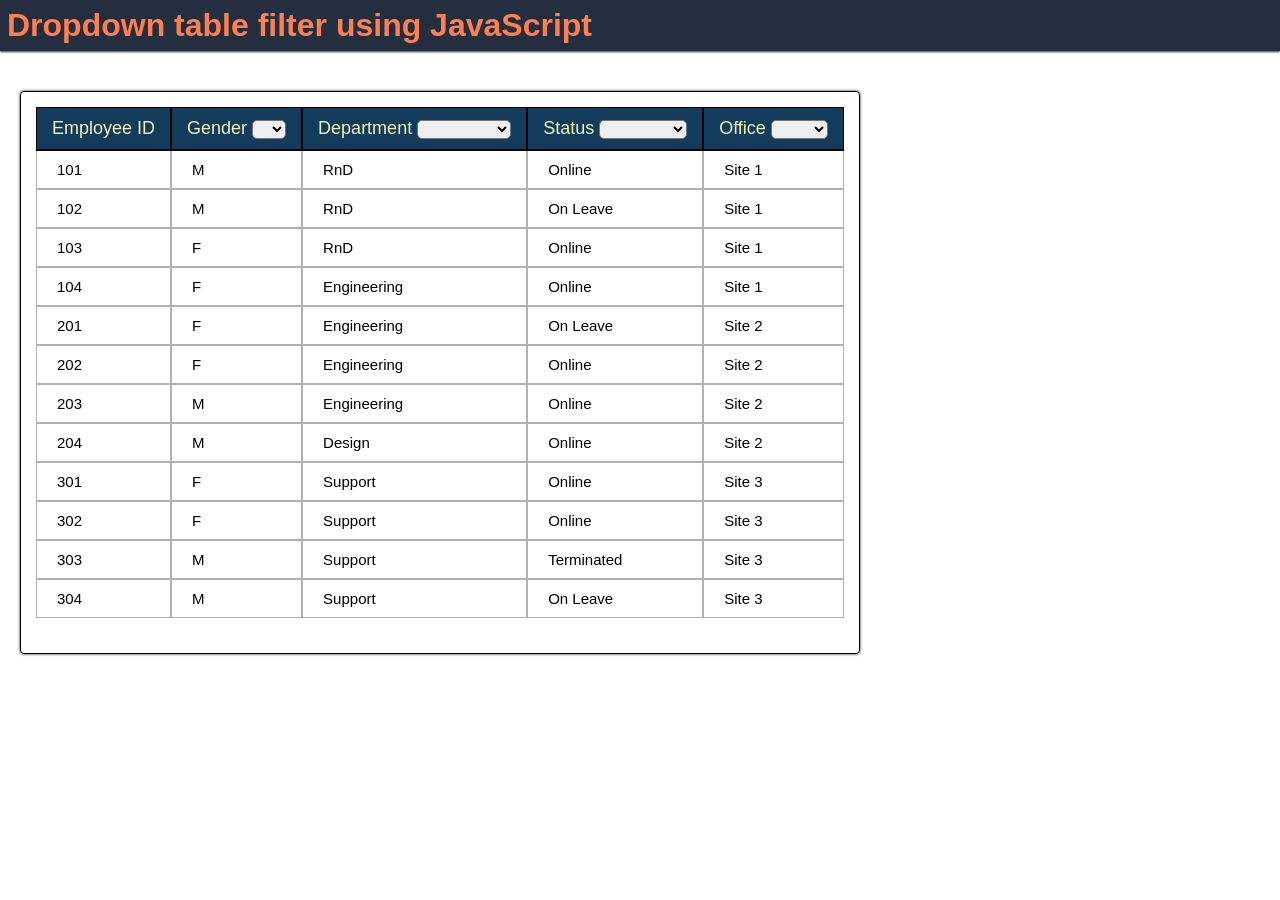
<file: base.html>
<!DOCTYPE html>
<html lang="en">

<head>
    <meta charset="UTF-8">
    <meta http-equiv="X-UA-Compatible" content="IE=edge">
    <meta name="viewport" content="width=device-width, initial-scale=1.0">

    <link rel="stylesheet" href="./css_final.css">
    
    <script src="./filter.js"></script>
    
    <!-- <link rel="stylesheet" href="./css-1.css"> -->
    <title>Fixed table</title>
</head>

<body>
    <div class="heading">
    <h1>Dropdown table filter using JavaScript</h1>
    <!-- <button id="get-unique-values" onclick="getUniqueValuesFromColumn()">Get unique column values</button> -->
</div>
    <div class="outer-wrapper">
    <div class="table-wrapper">
    <table id="emp-table">
        <thead>
            <th col-index = 1>Employee ID</th>
            <th col-index = 2>Gender
                <select class="table-filter" onchange="filter_rows()">
                    <option value="all"></option>
                </select>
            </th>

            <th col-index = 3>Department
                <select class="table-filter" onchange="filter_rows()">
                    <option value="all"></option>
                </select>
            </th>
            <th col-index = 4>Status
                <select class="table-filter" onchange="filter_rows()">
                    <option value="all"></option>
                </select>
            </th>
            <th col-index = 5>Office
                <select class="table-filter" onchange="filter_rows()">
                    <option value="all"></option>
                </select>
            </th>
            
        </thead>
        <tbody>
            <tr>
                <td>101</td>
                <td>M</td>
                <td>RnD</td>
                <td>Online</td>
                <td>Site 1</td>
            </tr>
            <tr>
                <td>102</td>
                <td>M</td>
                <td>RnD</td>
                <td>On Leave</td>
                <td>Site 1</td>
            </tr>
            <tr>
                <td>103</td>
                <td>F</td>
                <td>RnD</td>
                <td>Online</td>
                <td>Site 1</td>
            </tr>
            <tr>
                <td>104</td>
                <td>F</td>
                <td>Engineering</td>
                <td>Online</td>
                <td>Site 1</td>
            </tr>
            <tr>
                <td>201</td>
                <td>F</td>
                <td>Engineering</td>
                <td>On Leave</td>
                <td>Site 2</td>
            </tr>
            <tr>
                <td>202</td>
                <td>F</td>
                <td>Engineering</td>
                <td>Online</td>
                <td>Site 2</td>
            </tr>
            <tr>
                <td>203</td>
                <td>M</td>
                <td>Engineering</td>
                <td>Online</td>
                <td>Site 2</td>
            </tr>
            <tr>
                <td>204</td>
                <td>M</td>
                <td>Design</td>
                <td>Online</td>
                <td>Site 2</td>
            </tr>
            <tr>
                <td>301</td>
                <td>F</td>
                <td>Support</td>
                <td>Online</td>
                <td>Site 3</td>
            </tr>
            <tr>
                <td>302</td>
                <td>F</td>
                <td>Support</td>
                <td>Online</td>
                <td>Site 3</td>
            </tr>
            <tr>
                <td>303</td>
                <td>M</td>
                <td>Support</td>
                <td>Terminated</td>
                <td>Site 3</td>
            </tr>
            <tr>
                <td>304</td>
                <td>M</td>
                <td>Support</td>
                <td>On Leave</td>
                <td>Site 3</td>
            </tr>
            

        </tbody>
    </table>
    <!-- <script>getUniqueValuesFromColumn()
    </script> -->
    <script>
        window.onload = () => {
            console.log(document.querySelector("#emp-table > tbody > tr:nth-child(1) > td:nth-child(2) ").innerHTML);
        };

        getUniqueValuesFromColumn()
        
    </script>
</div>
</div>
</body>

</html>
</file>
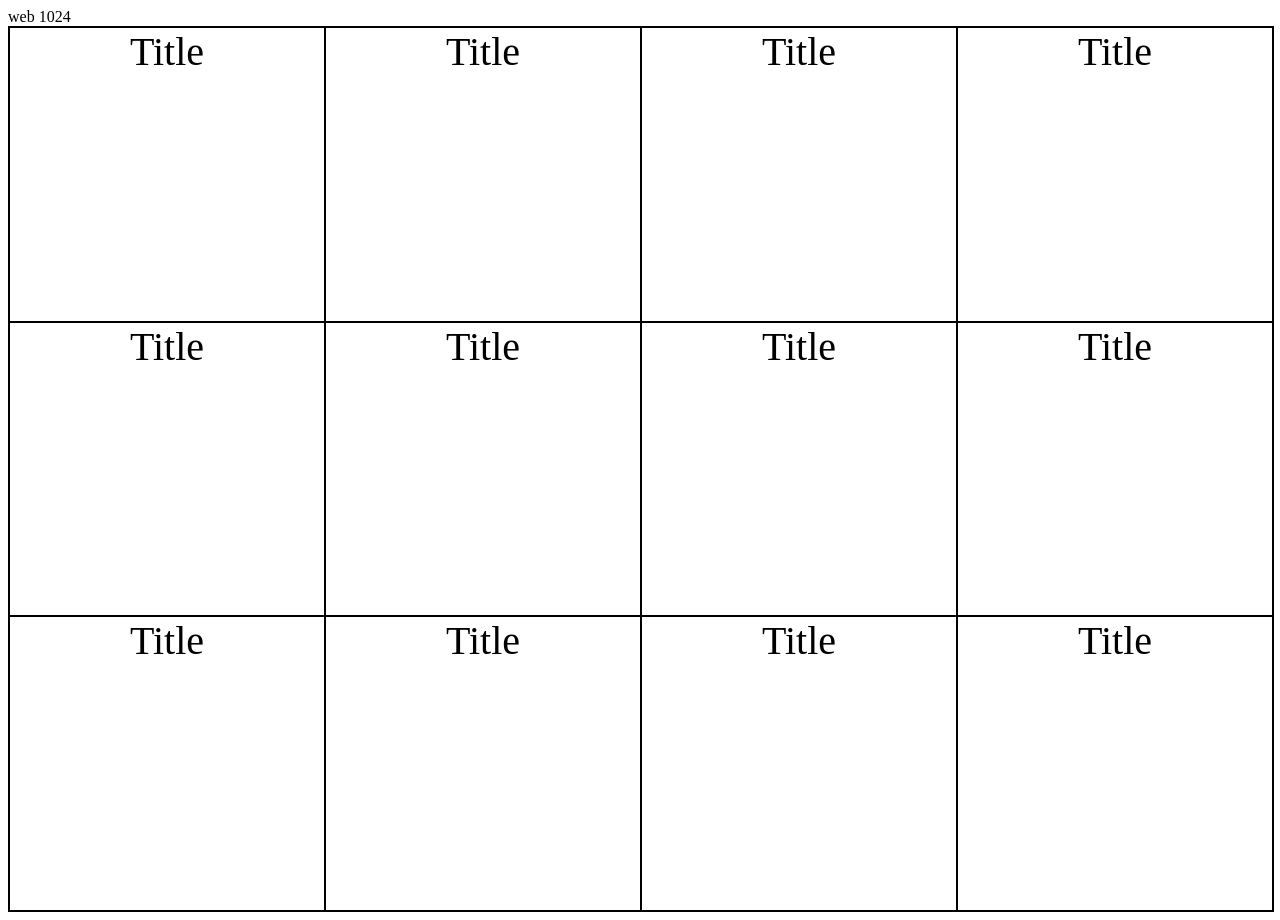
<file: index-responsiveness.html>
<html lang="en">
<head>
    <meta charset="UTF-8">
    <meta name="viewport" content="width=device-width, initial-scale=1.0">
    <title>Document</title>
</head>
web 1024
<style>
    #grid-space { 
    display:grid;
     grid-template-columns: 1fr 1fr 1fr 1fr;
     height: 100%;
    width: 100%;
    border: solid black 1px;
    }
    .grid-item {
        display: flex;
        font-size: 40px;
        border: solid black 1px;
        justify-content: center;
    }

@media screen and (max-width: 480px){
    body {
        background-color: aqua;
    }

    #main-grid {
        grid-template-columns: 1fr 1fr;
    }

    .grid-item {
        font-size: 24px;
    }
}


</style>
<body>
    
<div id="grid-space">
<div class="grid-item">Title</div>
<div class="grid-item">Title</div>
<div class="grid-item">Title</div>
<div class="grid-item">Title</div>
<div class="grid-item">Title</div><div class="grid-item">Title</div>
<div class="grid-item">Title</div><div class="grid-item">Title</div>
<div class="grid-item">Title</div>
<div class="grid-item">Title</div>
<div class="grid-item">Title</div>
<div class="grid-item">Title</div>

    </div>

</body>
</html>
</file>
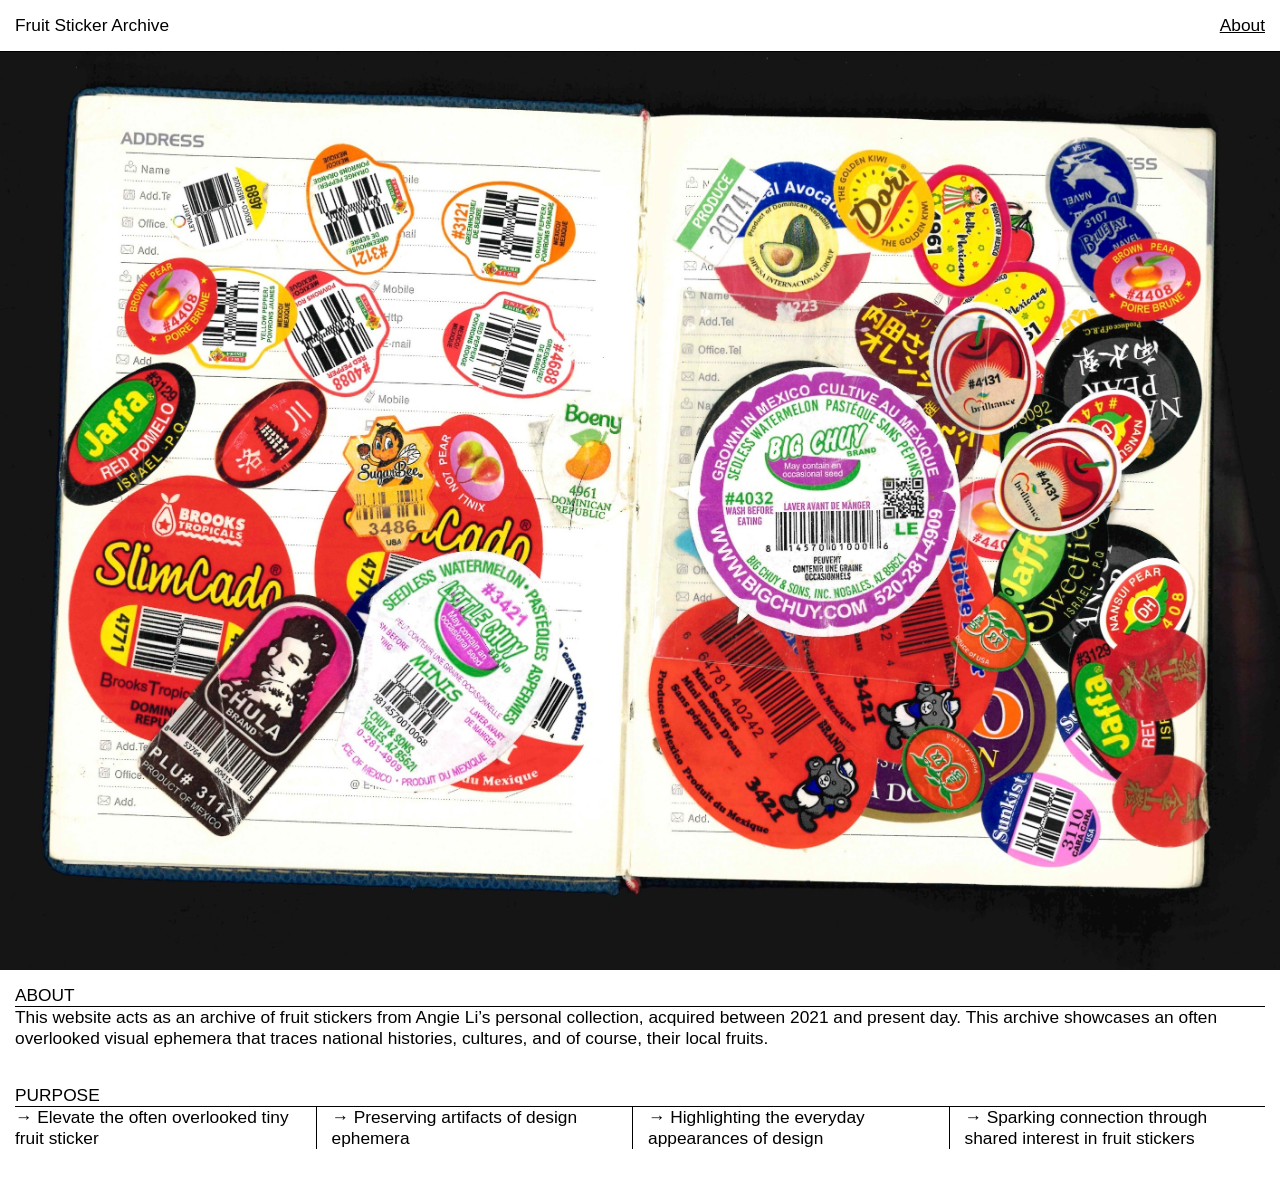
<file: about/about.html>
<!DOCTYPE html>
<html>
<head>
  <meta charset="UTF-8">
  <title>Fruit Sticker Archive</title>
  <meta name="viewport" content="width=device-width, initial-scale=1.0">
  <style>
    * {
      margin: 0;
      padding: 0;
      font-family: 'Franklin Gothic Medium', 'Arial Narrow', Arial, sans-serif;
      box-sizing: border-box;
    }

    header {
      display: grid;
      grid-template-columns: 1fr auto;
      padding: 15px;
      width: 100%;
      border-bottom: 1px solid black;
      font-size: 13pt;
      align-items: center;
    }

    header a {
      justify-self: end;
    }

    a {
      color: black;
    }

    .title {
      text-decoration: none;
    }

    .container {
      padding: 15px;
      width: 100%;
      max-width: 100%;
    }

    @media screen and (max-width: 600px) {
      header {
        font-size: 10px;
        margin: 0;
      }

      body {
        font-size: 20px;
      }
    }

    img {
      width: 100%;
      height: auto;
      display: block;
    }

    .line {
      border-top: 1px solid black;
      top: 10px;
    }

    .line-vertical {
      border-right: 1px solid black;
      margin-right: 15px;
    }

    .purpose-container {
      display: grid;
      grid-template-columns: 1fr .01fr 1fr .01fr 1fr .01fr 1fr;
    }

    h1 {
      font-size: 13pt;
      font-weight: 100;
    }

    h2 {
      padding: 15px;
      font-size: 10pt;
      font-weight: 100;
    }
  </style>
</head>
<body>
  <header>
    <div><a class="title" href="../index.html">Fruit Sticker Archive</a></div>
    <div>
      <a href="about.html">About</a>
    </div>
  </header>
  <img src="../assets/stickerbook.jpg">
<!-- <h2>While this collection is digital, all stickers come from the physical world. They were first preserved in this outdated planner, with no rhyme nor rhythm. Just pure chaos and passion.</h2> -->
  <div class="container">
    <div><h1>ABOUT</h1></div>
    <div class="line"></div>
    <div><h1>This website acts as an archive of fruit stickers from Angie Li’s personal collection, acquired between 2021 and present
    day. This archive showcases an often overlooked visual ephemera that traces national histories, cultures, and of course,
    their local fruits.</h1>
    </div>
    <br>
    <br>
    <div><h1>PURPOSE</h1></div>
    <div class="line"></div>
    <h1>
      <div class="purpose-container">
        <div>→ Elevate the often overlooked tiny fruit sticker<br></div>
        <div class="line-vertical"></div>
        <div>→ Preserving artifacts of design ephemera<br></div>
        <div class="line-vertical"></div>
        <div>→ Highlighting the everyday appearances of design<br></div>
        <div class="line-vertical"></div>
        <div>→ Sparking connection through shared interest in fruit stickers<br></div>
      </div>
    </h1>
    <br>
  </div>
</body>
</html>
</file>
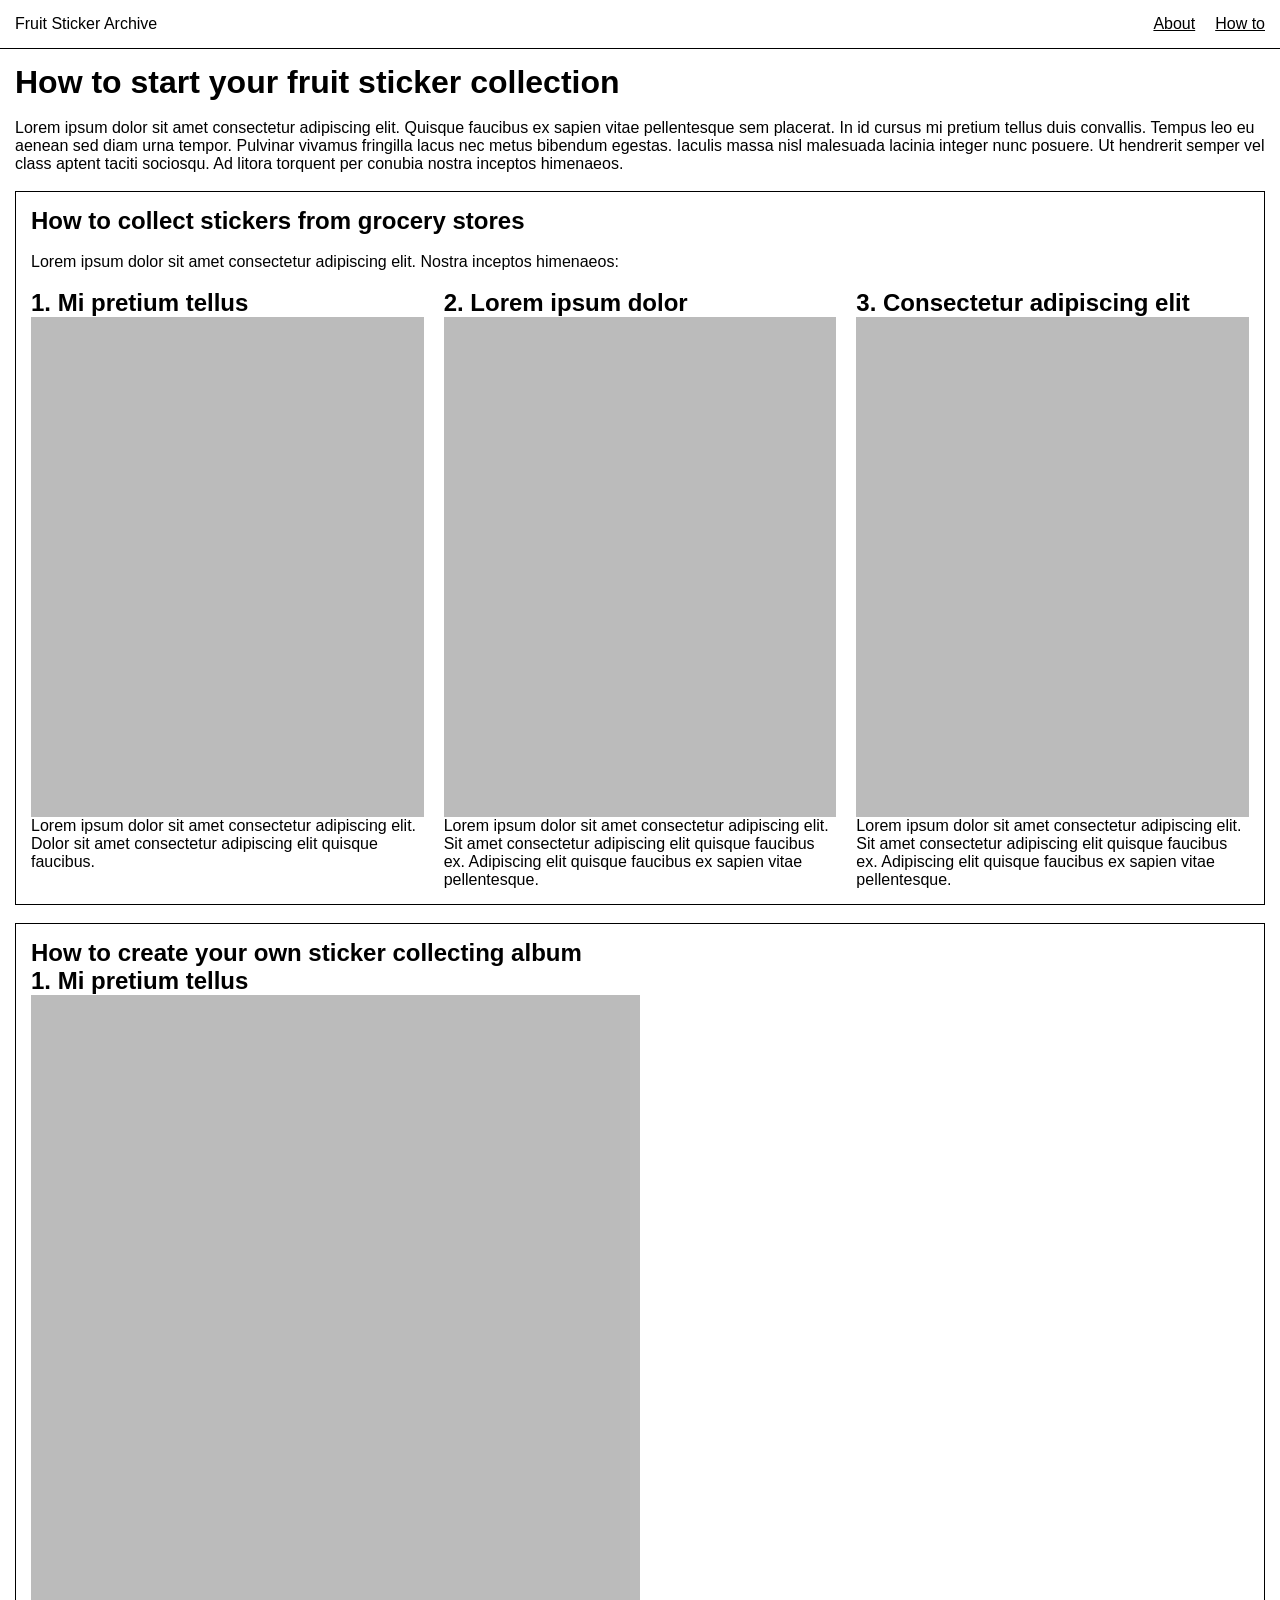
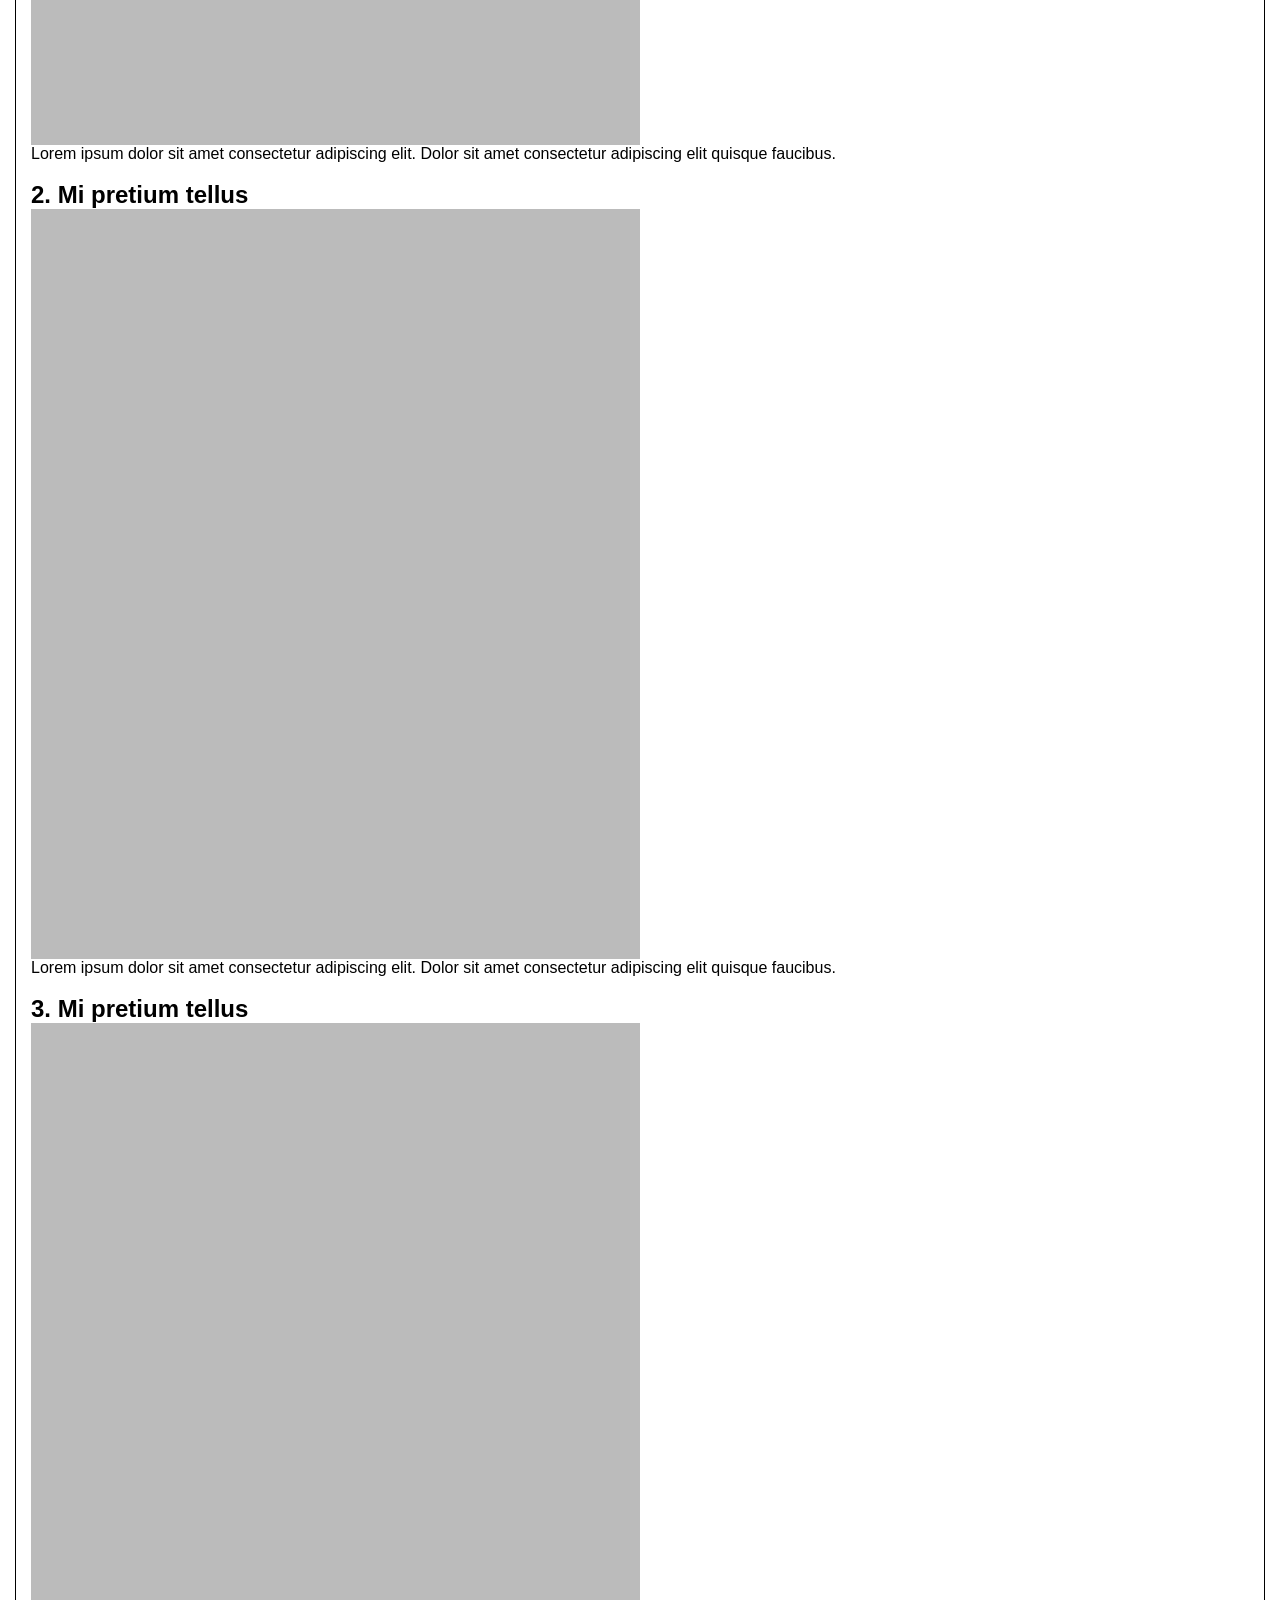
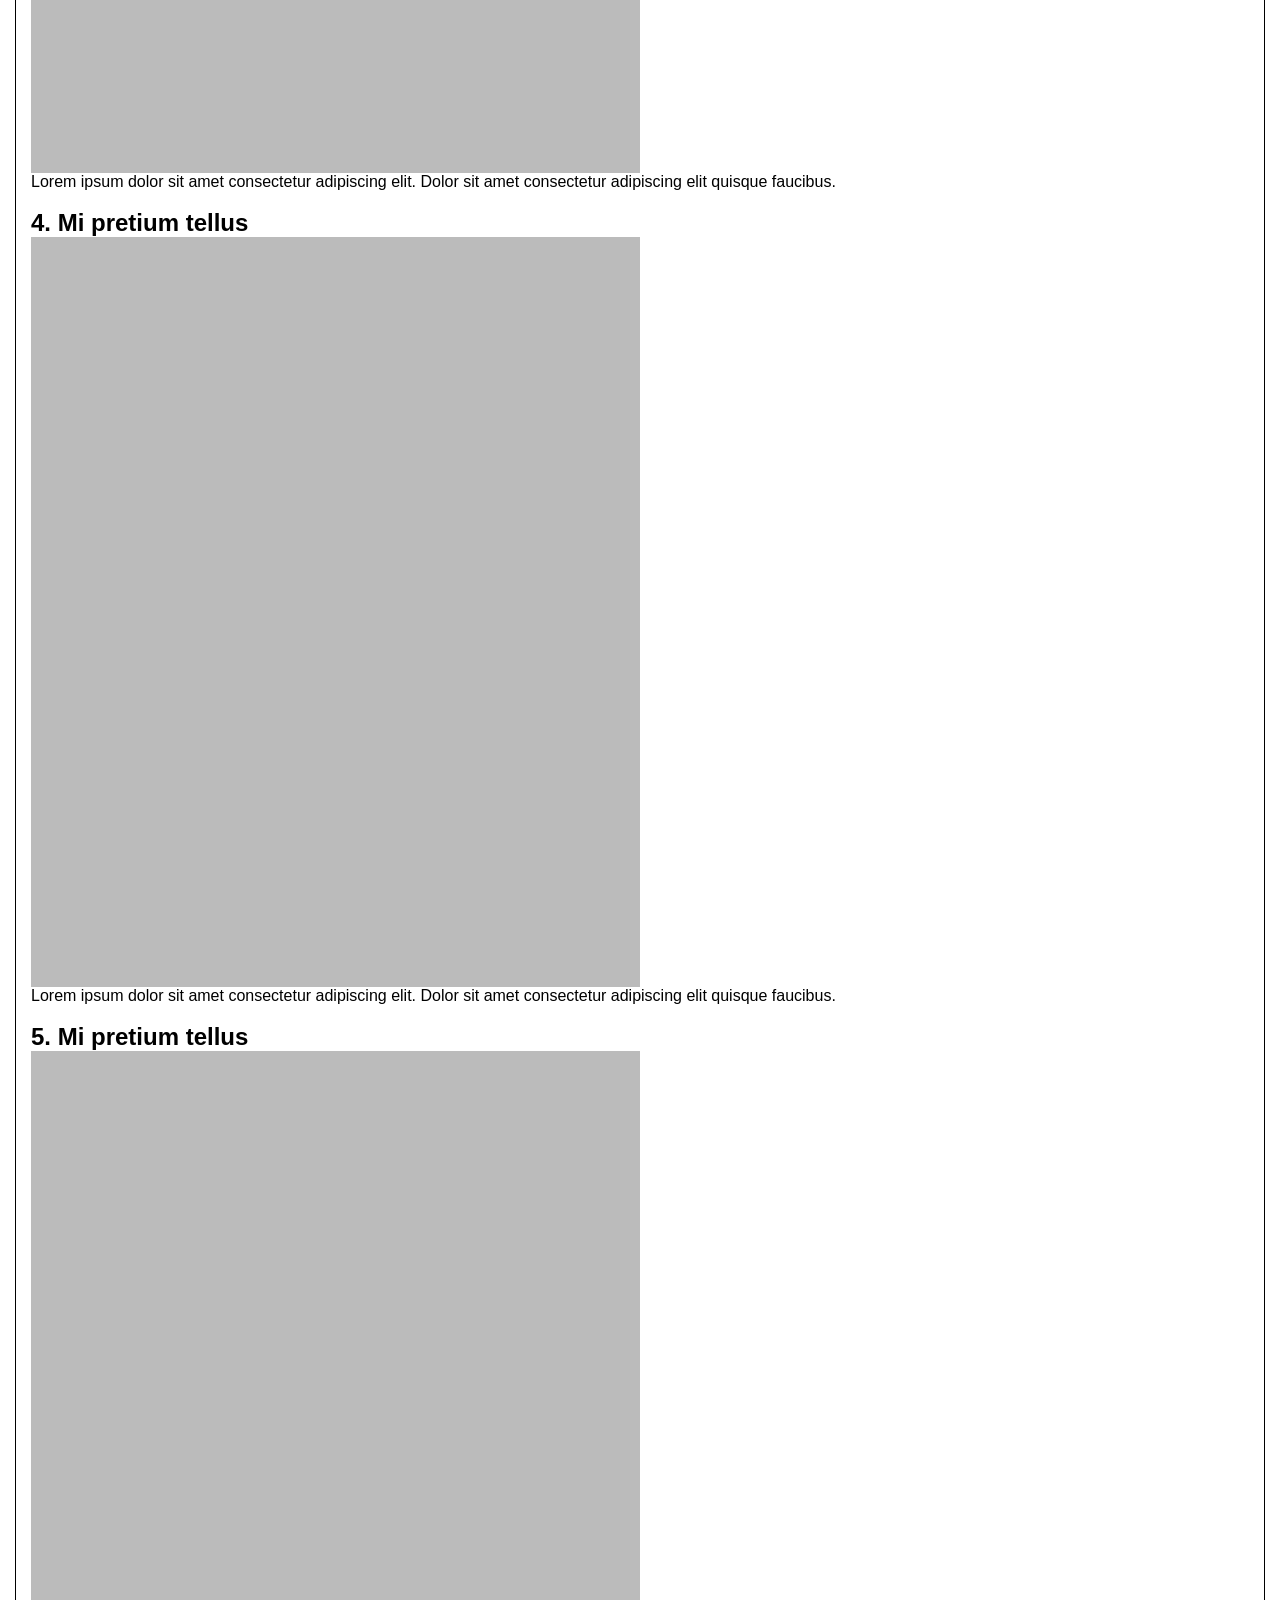
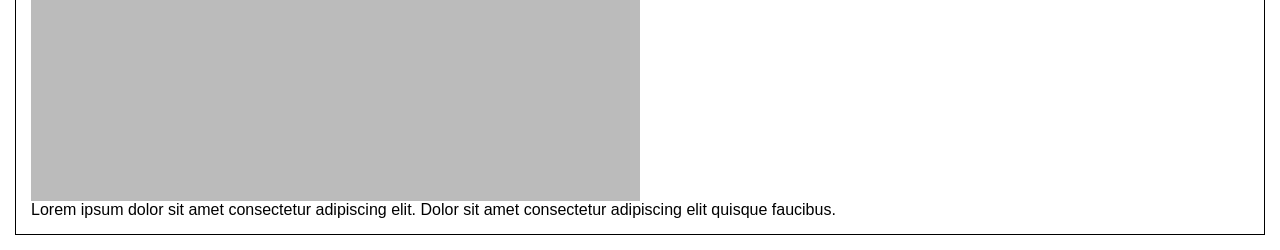
<file: how to/how-to 2.html>
<!DOCTYPE html>
<html>

<head>
    <meta charset="UTF-8">
    <title>Fruit Sticker Archive</title>
</head>

<style>
    * {
        margin: 0;
        font-family: 'Franklin Gothic Medium', 'Arial Narrow', Arial, sans-serif
    }

    header {
        display: flex;
        justify-content: space-between;
        align-items: center;
        padding: 15px;
        border-bottom: 1px solid black;
    }

    header div {
        display: flex;
        gap: 20px;
    }

    a {
        color: black;
    }

    .title {
        text-decoration: none;
    }

    .container {
        padding: 15px;
    }

    .sub-container {
        padding: 15px;
        border: black 1px solid;
    }

    .picture {
        background-color: rgb(187, 187, 187);
        width: 100%;
        height: 500px;
        align-items: center;
    }

        .picture-album {
        background-color: rgb(187, 187, 187);
        width: 50%;
        height: 750px;
        align-items: center;
    }

    .grid {
        display: grid;
        grid-template-columns: 1fr 1fr 1fr;
        gap: 20px;
    }
</style>

<body>

    <header>
        <div><a class="title" href="../index.html">Fruit Sticker Archive</a></div>
        <div>
            <a href="../about/about.html">About</a>
            <a href="../how to/how-to.html">How to</a>
        </div>
    </header>
    <div class="container">
        <div>
            <h1>How to start your fruit sticker collection</h1>
        </div> <br>
        <div>Lorem ipsum dolor sit amet consectetur adipiscing elit. Quisque faucibus ex sapien vitae pellentesque sem
            placerat. In
            id cursus mi pretium tellus duis convallis. Tempus leo eu aenean sed diam urna tempor. Pulvinar vivamus
            fringilla lacus
            nec metus bibendum egestas. Iaculis massa nisl malesuada lacinia integer nunc posuere. Ut hendrerit semper
            vel class
            aptent taciti sociosqu. Ad litora torquent per conubia nostra inceptos himenaeos.
        </div> <br>
        <div class="sub-container">
            <h2>How to collect stickers from
            grocery stores</h2>
     <br>
        <div>Lorem ipsum dolor sit amet consectetur adipiscing elit. Nostra inceptos himenaeos:
        </div> <br>
        <div class="grid">
        <div><h2>1. Mi pretium tellus</h2><div class="picture"></div><p>Lorem ipsum dolor sit amet consectetur adipiscing elit. Dolor sit amet consectetur adipiscing elit quisque faucibus.</p></div>
        <div><h2>2. Lorem ipsum dolor <div class="picture"></div></h2><p>Lorem ipsum dolor sit amet consectetur adipiscing elit. Sit amet consectetur adipiscing elit quisque faucibus ex.
        Adipiscing elit quisque faucibus ex sapien vitae pellentesque.</p></div>
        <div><h2>3. Consectetur adipiscing elit </h2><div class="picture"></div><p>Lorem ipsum dolor sit amet consectetur adipiscing elit. Sit amet consectetur adipiscing elit quisque faucibus ex.
        Adipiscing elit quisque faucibus ex sapien vitae pellentesque.</p></div>
</div>
</div>
<br>
<div class="sub-container">
            <h2>How to create your own sticker collecting album</h2>
            <div>
                <h2>1. Mi pretium tellus</h2>
                <div class="picture-album"></div>
                <p>Lorem ipsum dolor sit amet consectetur adipiscing elit. Dolor sit amet consectetur adipiscing elit quisque
                    faucibus.</p>
                <br>
                <h2>2. Mi pretium tellus</h2>
                <div class="picture-album"></div>
                <p>Lorem ipsum dolor sit amet consectetur adipiscing elit. Dolor sit amet consectetur adipiscing elit quisque
                    faucibus.</p>
                <br>
                <h2>3. Mi pretium tellus</h2>
                <div class="picture-album"></div>
                <p>Lorem ipsum dolor sit amet consectetur adipiscing elit. Dolor sit amet consectetur adipiscing elit quisque
                    faucibus.</p>
                <br>
                <h2>4. Mi pretium tellus</h2>
                <div class="picture-album"></div>
                <p>Lorem ipsum dolor sit amet consectetur adipiscing elit. Dolor sit amet consectetur adipiscing elit quisque
                    faucibus.</p>
                <br>
                <h2>5. Mi pretium tellus</h2>
                <div class="picture-album"></div>
                <p>Lorem ipsum dolor sit amet consectetur adipiscing elit. Dolor sit amet consectetur adipiscing elit quisque
                    faucibus.</p>
        </div>

        </div>
            
   
</body>

</html>
</file>
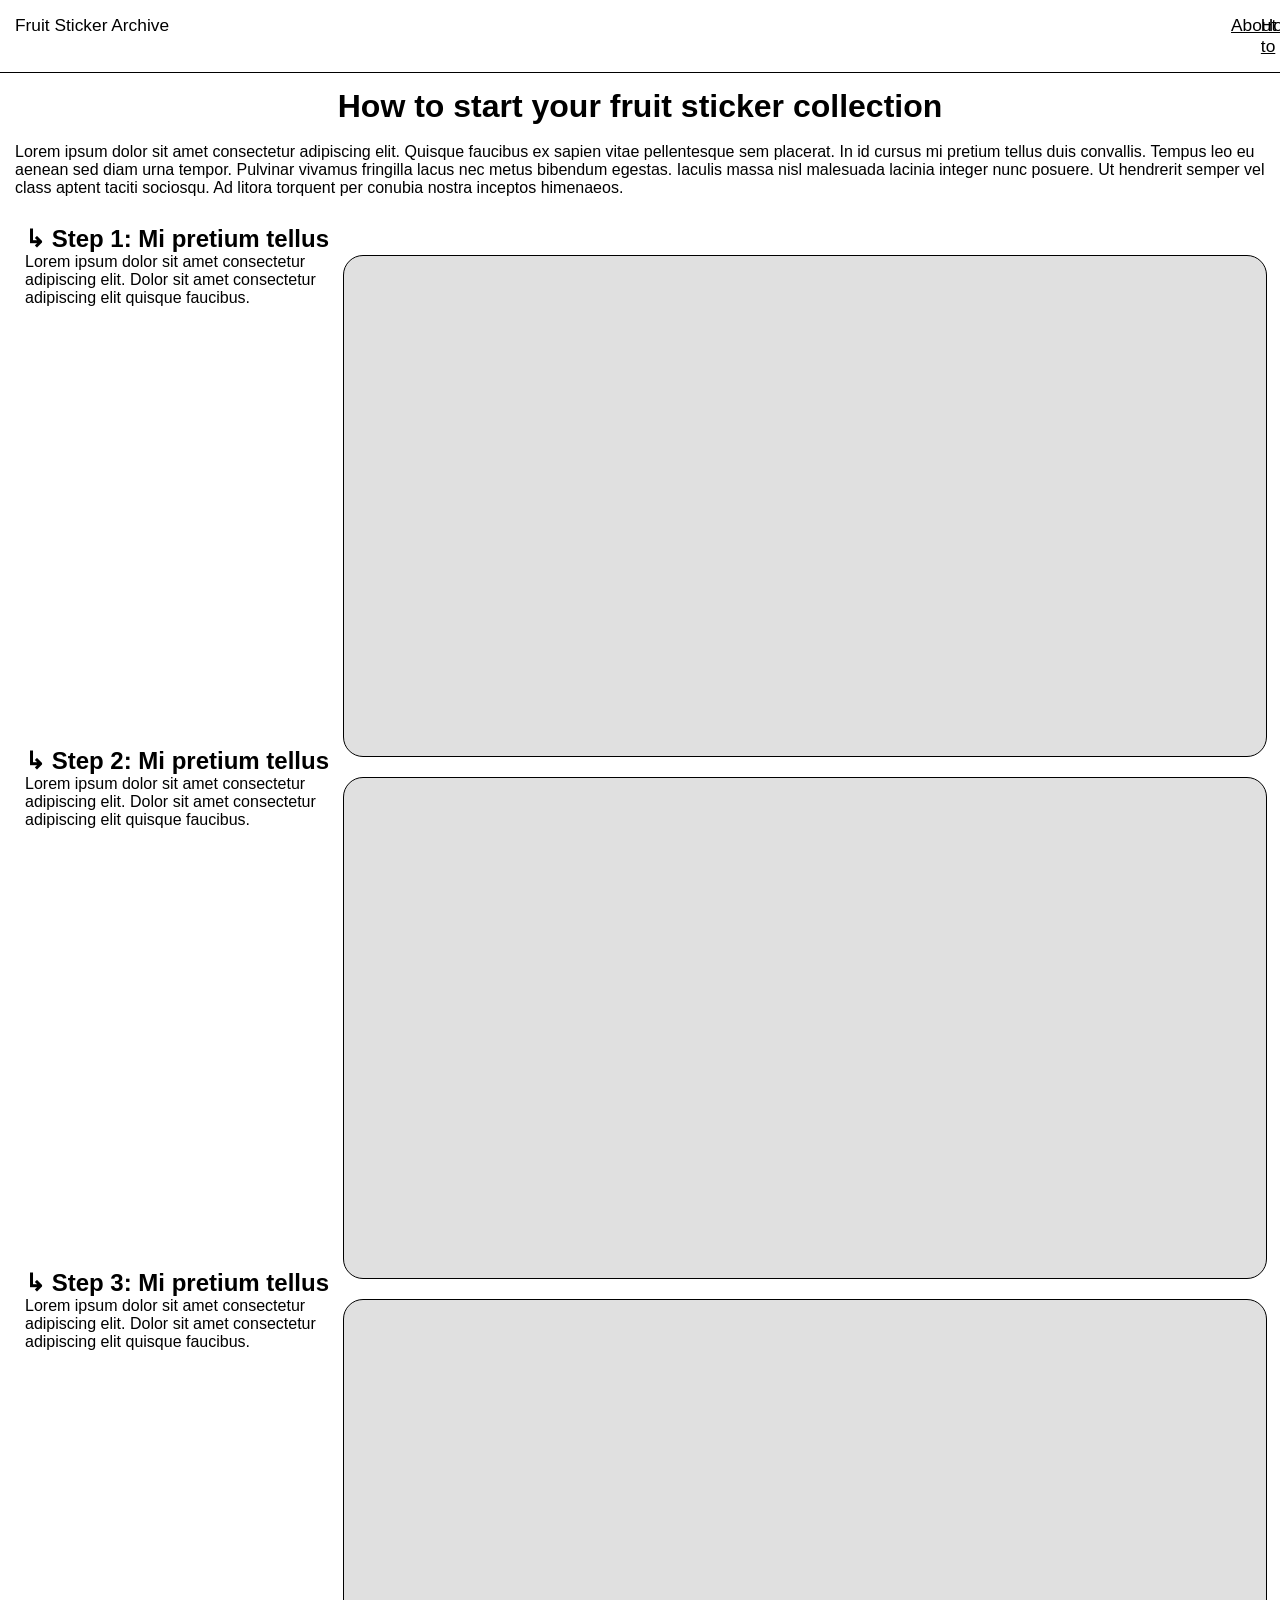
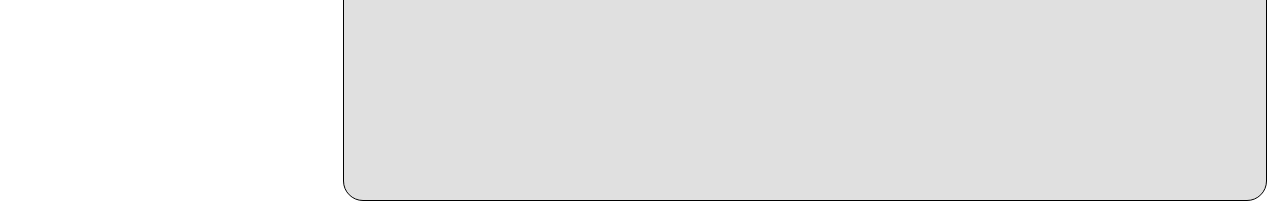
<file: how to/how-to.html>
<!DOCTYPE html>
<html>

<head>
    <meta charset="UTF-8">
    <title>Fruit Sticker Archive</title>
</head>

<style>
    * {
        margin: 0;
        font-family: 'Franklin Gothic Medium', 'Arial Narrow', Arial, sans-serif
    }

  
header {
  display: grid;
    grid-template-columns: 1fr 1fr 1fr;
  padding: 15px;
  width: 100%;
  border-bottom: 1px solid black;
  font-size: 13pt;
}

.about {
margin-left: 185%;
}
.how-to {
    margin-left: 92%;

float: right;
}

    header div {
        display: flex;
        gap: 20px;
    }

    a {
        color: black;
    }

    .title {
        text-decoration: none;
    }

    .container {
        padding: 15px;
        gap: 20px;
    }

    .sub-container {
        display: grid;
        padding: 10px;
        gap: 10px;
        grid-template-columns: 25% 75%;
        grid-template-rows: auto;
        row-gap: 50px;

    }

    .picture {
        background-color: rgb(224, 224, 224);
        width: 100%;
        height: 500px;
          border-radius: 20px;
          top: 30px;
          position: relative;
  border: 1px solid black;

    }

    h1 {
        text-align: center;
    }

</style>

<body>
<header>
    <a class="title" href="../index.html">Fruit Sticker Archive</a>
    <a class="about" href="">About</a>
    <a class="how-to" href="../how to/how-to.html">How to</a>
</header>
    <div class="container">
        <div>
            <h1>How to start your fruit sticker collection</h1>
        </div> <br>
        <div>Lorem ipsum dolor sit amet consectetur adipiscing elit. Quisque faucibus ex sapien vitae pellentesque sem
            placerat. In
            id cursus mi pretium tellus duis convallis. Tempus leo eu aenean sed diam urna tempor. Pulvinar vivamus
            fringilla lacus
            nec metus bibendum egestas. Iaculis massa nisl malesuada lacinia integer nunc posuere. Ut hendrerit semper
            vel class
            aptent taciti sociosqu. Ad litora torquent per conubia nostra inceptos himenaeos.
        </div> <br>
        <div class="sub-container">
        <div>
        <div><h2>↳ Step 1: Mi pretium tellus</h2><p>Lorem ipsum dolor sit amet consectetur adipiscing elit. Dolor sit amet consectetur adipiscing elit quisque faucibus.</p></div>
        <div></div></div><div class="picture"></div></div>
        
            <div class="sub-container">
                <div>
                    <div>
                        <h2>↳ Step 2: Mi pretium tellus</h2>
                        <p>Lorem ipsum dolor sit amet consectetur adipiscing elit. Dolor sit amet consectetur adipiscing elit
                            quisque faucibus.</p>
                    </div>
                    <div></div>
                </div>
                <div class="picture"></div>
            </div>
     
                        <div class="sub-container">
                            <div>
                                <div>
                                    <h2>↳ Step 3: Mi pretium tellus</h2>
                                    <p>Lorem ipsum dolor sit amet consectetur adipiscing elit. Dolor sit amet consectetur adipiscing elit
                                        quisque faucibus.</p>
                                </div>
                                <div></div>
                            </div>
                            <div class="picture"></div>
                        </div>
<!--     <div><h2>Step 2: Lorem ipsum dolor <div class="picture"></div></h2><p>Lorem ipsum dolor sit amet consectetur adipiscing elit. Sit amet consectetur adipiscing elit quisque faucibus ex.
        Adipiscing elit quisque faucibus ex sapien vitae pellentesque.</p></div>
        <div><h2>Step 3: Consectetur adipiscing elit </h2><div class="picture"></div><p>Lorem ipsum dolor sit amet consectetur adipiscing elit. Sit amet consectetur adipiscing elit quisque faucibus ex.
        Adipiscing elit quisque faucibus ex sapien vitae pellentesque.</p></div> */ -->
</div>
</div>
<br>

</body>

</html>
</file>
<file: css_final.css>
* {
    margin: 0px;
    padding: 0;
    font-family: Arial, Helvetica, sans-serif;

}


.heading {
    display: flex;
    background-color: #232f3e;
    box-shadow: 0px 1px 2px #232f3e;

}

h1 {
    color: coral;
    font-weight: bold;

    background: transparent;
    padding: 7px;

}


.outer-wrapper {
    margin-top: 40px;
    margin-left: 20px;
    margin-right: 20px;
    border: 1px solid black;
    border-radius: 4px;
    box-shadow: 0px 0px 3px rgba(0, 0, 0, 0.9);
    max-width: fit-content;
    max-height: fit-content;


}

.table-wrapper {

    overflow-y: scroll;
    overflow-x: scroll;
    height: fit-content;
    max-height: 66.4vh;

    margin-top: 22px;

    margin: 15px;
    padding-bottom: 20px;

}


table {

    min-width: max-content;

    border-collapse: separate;
    border-spacing: 0px;

}

.table-filter {
    border-radius: 5px;
}

table th {
    position: sticky;
    top: 0px;

    background-color: #133b5c;
    color: rgb(241, 245, 179);

    text-align: center;
    font-weight: normal;
    font-size: 18px;
    outline: 0.7px solid black;
    border: 1.5px solid black;

}



table th,
table td {

    padding: 15px;
    padding-top: 10px;
    padding-bottom: 10px;

}

table td {
    text-align: left;

    font-size: 15px;
    border: 1px solid rgb(177, 177, 177);
    padding-left: 20px;

}
</file>
